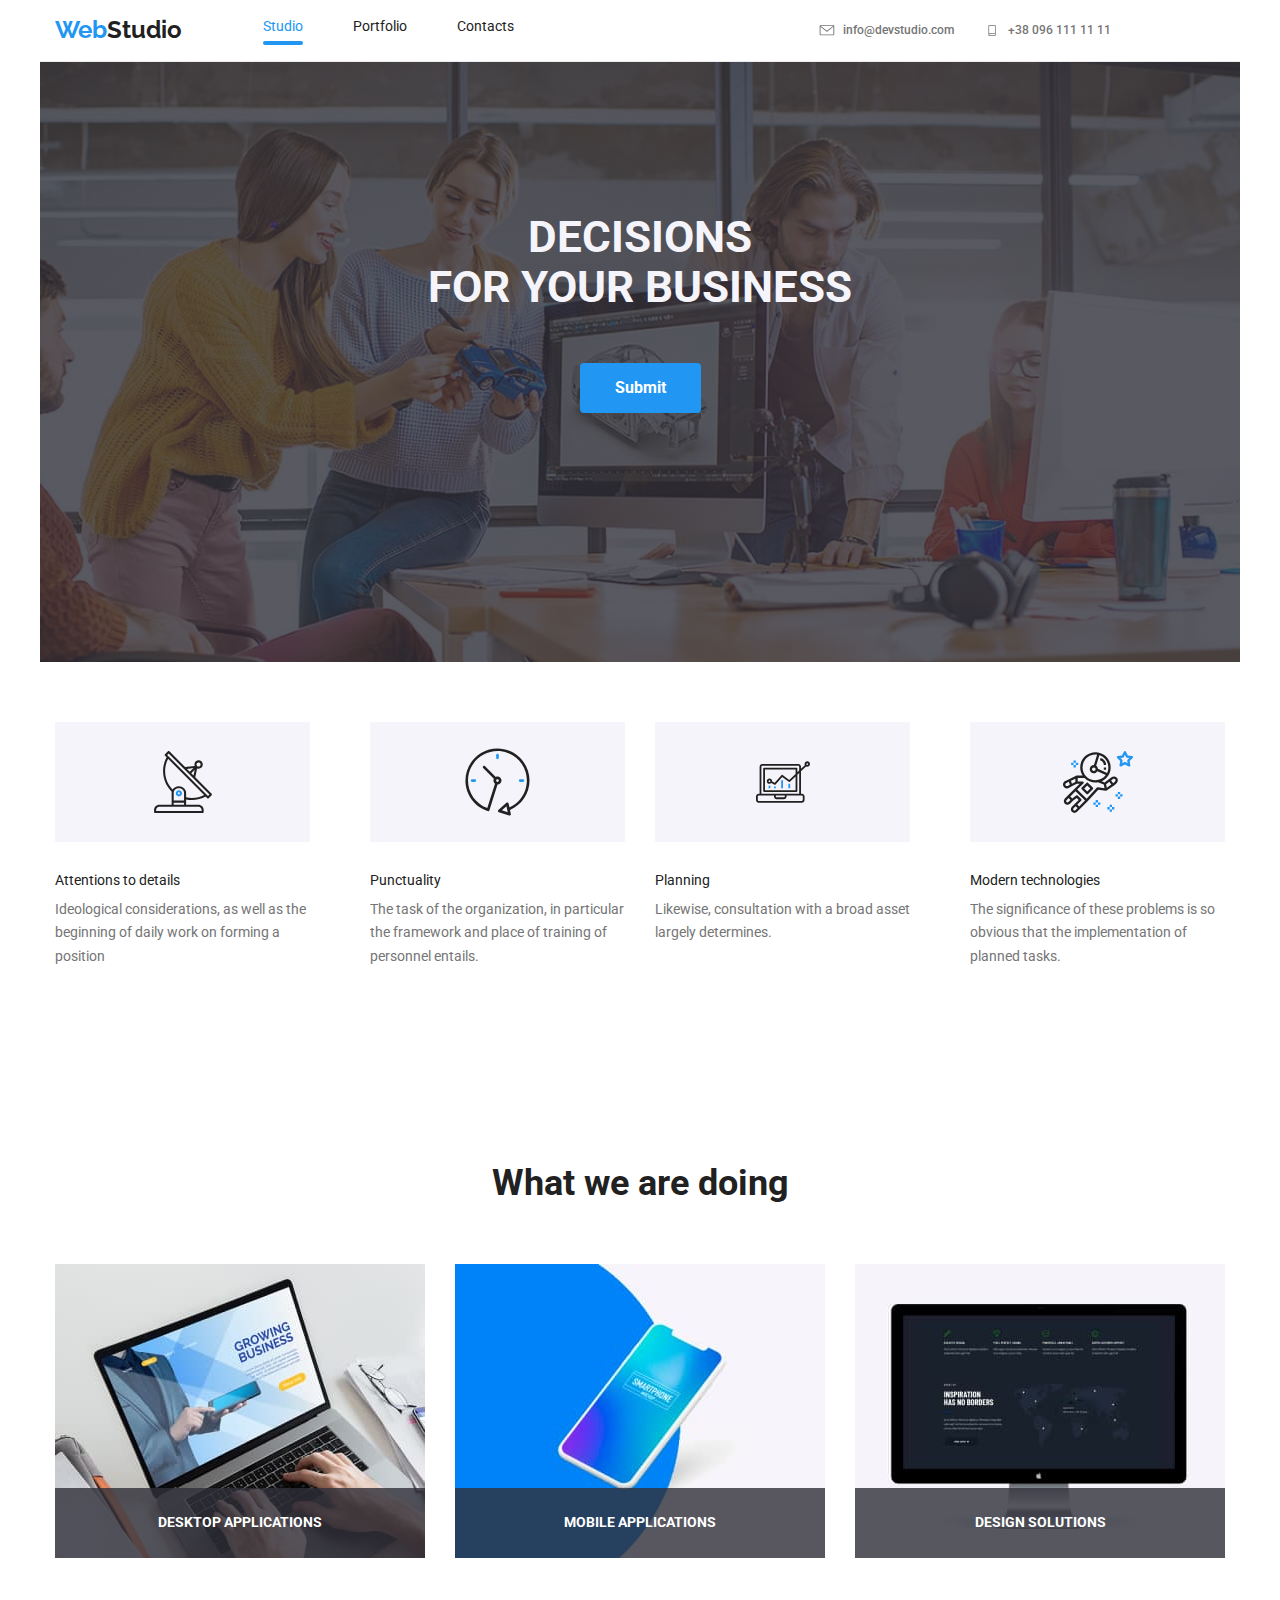
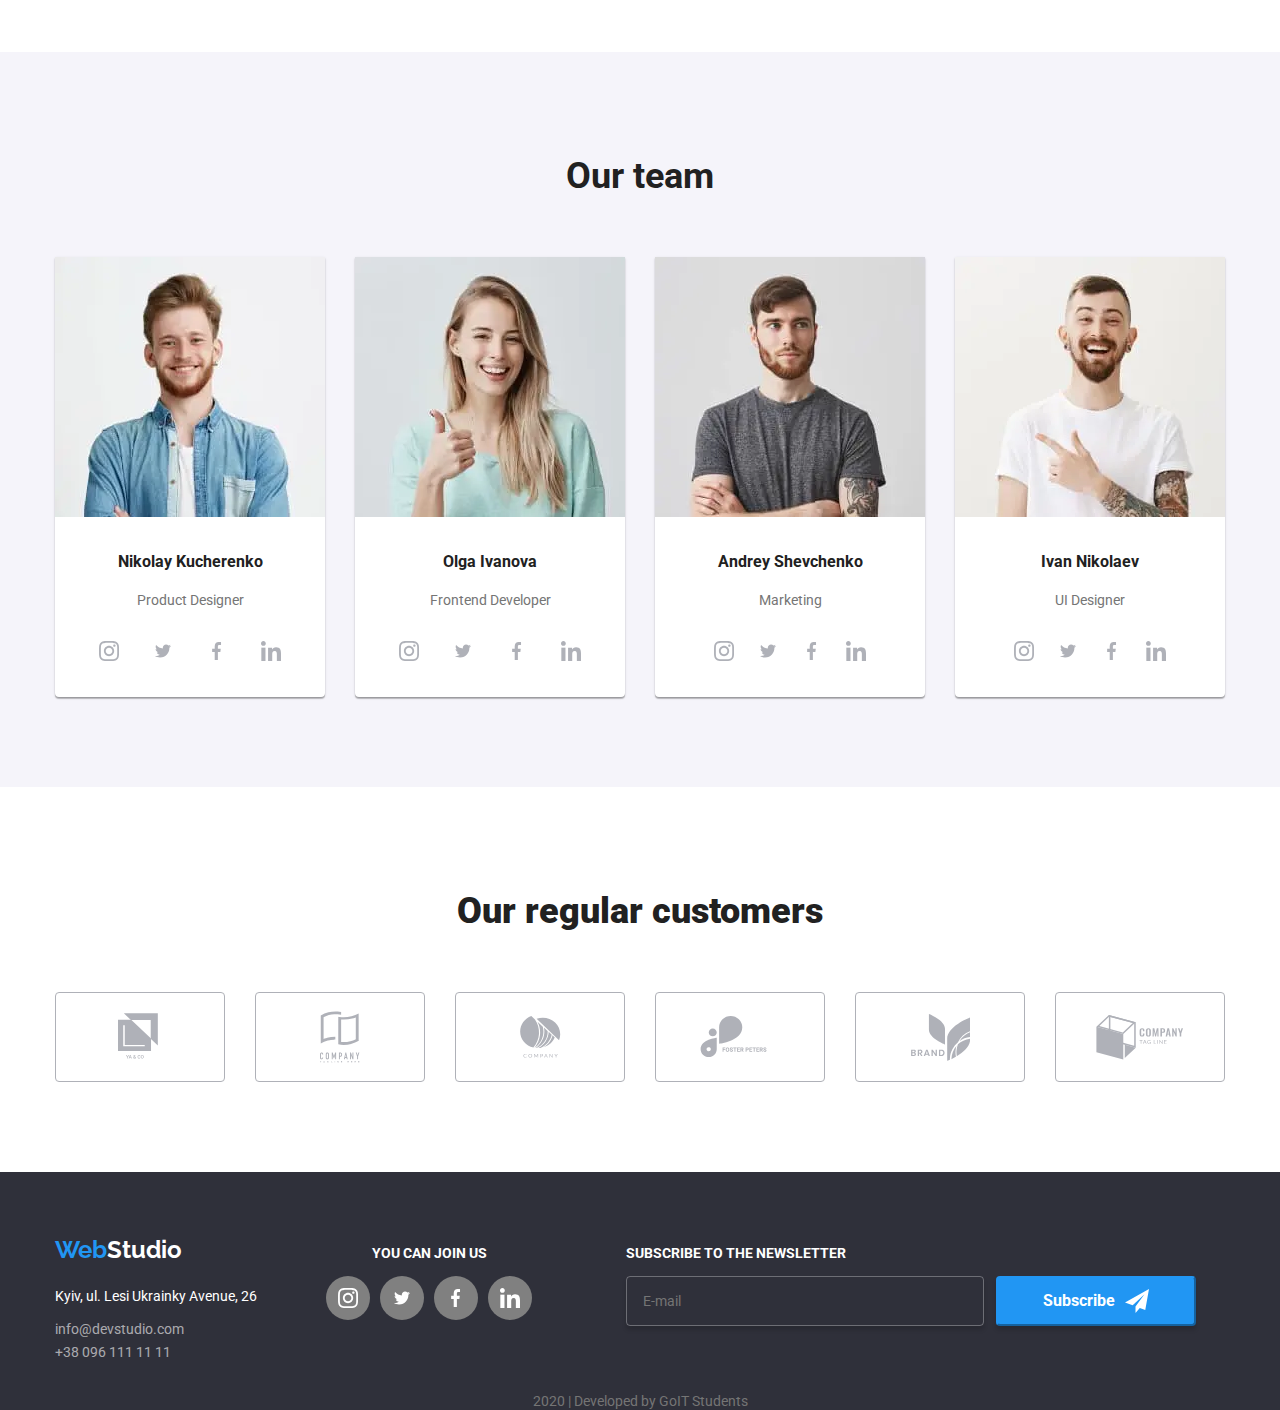
<file: index.html>
<!DOCTYPE html>
<html lang="ru">
<head>
<meta charset="UTF-8">
<meta name="viewport" content="width=device-width, initial-scale=1.0" />
<title>Web Studio</title>
<link rel="stylesheet" href="./css/main.min.css">
<link href="https://fonts.googleapis.com/css2?family=Raleway:wght@700&family=Roboto:wght@400;700&display=swap" rel="stylesheet"> 
</head>
<body>
   <header>
                  <div class="page-header">
                    <div class="container-header">
                        <a href="#" class="logo-navigac"><span>Web</span>Studio</a>
 <button type="button" class="menu-button " aria-expanded="false" aria-controls="menu-mobile" data-menu-button>
  <svg aria-label="switch mobile menu " width="19px" height="19px" aria-expanded="true" role="img">
        <use class="icon-cross" href="./images/symbol-defs.svg#cross"></use>
       <use class="icon-menu" href="./images/symbol-defs.svg#menu"></use>
     </svg>
 </button>
 <div class="menu-mobile " id="menu-mobile" data-menu> 
     <nav class="main-nav">
         <ul class="site-nav">
         <li class="item"><a href="#" class="navigac current">Studio</a></li>
         <li class="item"><a href="./portfolio.html" class="navigac">Portfolio</a></li>
         <li class="item"><a href="#" class="navigac">Contacts</a></li>
         </ul>
       
           <ul class="adres-nav">
           <li class="adres-item"><a href ="mailto:info@devstudio.com" class="contact">
               <svg width="16px" height="11px" class="icon-mail">
             <use href="./images/symbol-defs.svg#envelope"></use>
         </svg>
               info@devstudio.com</a></li>
           <li class="adres-item"><a href="tel:+380961111111" class="contact">
               <svg width="16px" height="11px" class="icon-mail">
             <use href="./images/symbol-defs.svg#smartphone"></use>
         </svg>+38 096 111 11 11</a></li>
           </ul>
        </nav>
 </div>
        </div>
                  </div>
        
  </header>


 <main>
    <section class="fon-baner">
        <h1 class="baner">Decisions<br>for your business</h1>
        <a href="#" class="btn-start" data-modal-open>Submit</a>
    </section>

    <!-- Modal window-->
<div class="backdrop is-hidden" data-modal>
    <div class="modal">
        <span class="close" data-modal-close>
            <svg class="close-icon">
            <use href="./images/symbol-defs.svg#lose"></use>
        </svg>
        </span>
        <b class="modal-title">Leave your details and we'll call you back</b>
        <form>
        <div class="section-form">
           
                <input type="text" name="name" id="name" class="input-form" placeholder=" " autocomplete="on">
                <label for="name" class="label-form">Name</label>
                <svg class="icon-modal">
                    <use href="./images/symbol-defs.svg#name"></use>
                </svg>
           
        </div>
               
         <div class="section-form">
           
                     <input type="tel" name="tel" id="tel" class="input-form" placeholder=" " autocomplete="on">
                     <label for="tel" class="label-form">Phone</label>
                     <svg width="13px" height="13px" class="icon-modal">
                         <use href="./images/symbol-defs.svg#tel"></use>
                     </svg>
                
            </div>
        
           <div class="section-form">
          
                <input type="email" name="mail" id="mail" class="input-form" placeholder=" " autocomplete="on"> 
                <label for="mail" class="label-form">e-mail</label>
                <svg class="icon-modal">
                    <use href="./images/symbol-defs.svg#mail"></use>
                </svg>
           
           </div>
        
          <div class="form-coment">
            
                <textarea name="coment" id="coment" class="coment" placeholder=" "></textarea>
                <label for="coment" class="label-coment">Comment</label>
          
          </div>
      
          <div class="agreement">
                <input type="checkbox" class="checkbox" name="checkbox" value="checkbox" id="checkbox"/>
                <label for="checkbox" class="check-label">
                    I agree with the mailing list and accept <a href="#">Terms of the agreement</a>
                </label>
         </div>
      
           <button type="submit" class="modal-button">Submit</button>
        </form>
    </div>

</div>
                     <!-- Our advantages -->
        <section> 
              <div class="container-advanges">
                    <h2 class="title-advantage">Our advantages</h2>

                <ul  class="advantages">
                   <li class="advantages-list">
                    <div class="fon-advantage">
                        <svg width="62px" height="70px">
                            <use href="./images/symbol-defs.svg#antenna"></use>
                        </svg>
                    </div>    
                   <p class="zaglawn title-advantages">Attentions to details</p>
                    <p class="text-pole">Ideological considerations,
                        as well as the beginning of daily work on forming a position
                    </p>
                   </li>
                   <li class="advantages-list">
                       <div class="fon-advantage">
                           <svg width="67px" height="70px">
                               <use href="./images/symbol-defs.svg#clock">
                               </use>
                           </svg>
                       </div>
                   <p class="zaglawn title-advantages">Punctuality</p>
                   <p class="text-pole">
                    The task of the organization, in particular the framework and place of training of personnel entails.
                    </p>
                   </li>
                   <li class="advantages-list">
                       <div class="fon-advantage">
                           <svg width="70px" height="54px">
                               <use href="./images/symbol-defs.svg#diagram"></use>
                           </svg>
                       </div>
                    <p class="zaglawn title-advantages">Planning</p>
                   <p class="text-pole">Likewise, consultation with a broad asset largely determines.
                   </p>
                   </li>
                   <li class="advantages-list">
                       <div class="fon-advantage">
                           <svg width="70px" height="70px">
                               <use href="./images/symbol-defs.svg#astronaut"></use>
                           </svg>

                       </div>
                   <p class="zaglawn title-advantages">Modern technologies</p>
                    <p class="text-pole">The significance of these problems is so obvious that the implementation of planned tasks.</p>
                    </li>
                </ul>
            </div>
           </section>
    
     <!--  What we do  -->          
    <div class="container">
        <section class="center-text transparent-works">
            <p class="title-section"><strong>What we are doing</strong></p>
            <ul class="works">
           <li class="works-list">
                <img srcset="./images/destop.jpg, ./images/destop@2x.jpg 2x"
                src="images/destop.jpg" alt="destop"/>
                <h2 class="works-title">Desktop applications</h2>
            </li>  
            <li class="works-list">            
                <img 
                srcset="./images/mobi.jpg, ./images/mobi@2x.jpg 2x" 
                src="images/mobi.jpg" alt="mobi"/>
                <h2 class="works-title">
                  Mobile applications</h2>
            </li>
            <li class="works-list">
                <img srcset="./images/dizain.jpg, ./images/dizain@2x.jpg 2x" 
                src="images/dizain.jpg" alt="dizain">
                <h2 class="works-title">Design solutions</h2>
            </li>
            </ul>
        </section>    
    </div>
   
             <!--Staff Team-->
        <section class="team">
                    <div class="container">
                        <p class="title-section"><strong>Our team</strong></p>
            <ul class="partner">
                <li class="partner-list">  
                    <div class="fon-partner">
                        <picture>
                            <source
                              srcset="./images/djon.webp"
                              media="(min-width: 768px)"
                              type="image/webp"
                            />
                            <source
                              srcset="./images/djon.jpg"
                              media="(min-width: 768px)"
                              type="image/jpg"
                            />
                      
                            <source
                              srcset="./images/djon@2x.webp"
                              media="(min-width: 480px)"
                              type="image/webp"
                            />
                            <source
                              srcset="./images/djon@2x.jpg"
                              media="(min-width: 480px)"
                              type="image/jpg"
                            />
                      
                            <source srcset="./images/djon.webp" type="image/webp" />
                            <source srcset="./images/djon.jpg" type="image/jpg" />
                      
                            <img src="./images/djon.jpg" alt="Nikolay Kucherenko" />
                          </picture>

                    <h3 class="title-partner">Nikolay Kucherenko</h3>
                    <p class="social-links">Product Designer</p>
                       <ul class="seti">
                           <li class="seti-partner"><a href="#" class="fon-s">
                            <svg width="20px" height="20px" class="icon-partner">
                                <use href="./images/symbol-defs.svg#instagram"></use>
                            </svg>
                           </a></li>
                           <li class="seti-partner"><a href="#" class="fon-s"><svg width="20px" height="16px" class="icon-partner">
                            <use href="./images/symbol-defs.svg#twitter"></use>
                        </svg></a></li>
                           <li class="seti-partner"><a href="#" class="fon-s">
                            <svg width="10px" height="20px" class="icon-partner">
                                <use href="./images/symbol-defs.svg#facebook"></use>
                            </svg>
                           </a></li>
                           <li class="seti-partner"><a href="#" class="fon-s">
                            <svg width="20px" height="20px" class="icon-partner">
                                <use href="./images/symbol-defs.svg#linkedin"></use>
                            </svg>
                           </a></li>
                       </ul>
                    </div>
                </li>


                <li class="partner-list">
                    <div class="fon-partner">
                        <picture>
                            <source
                              srcset="./images/marta.webp"
                              media="(min-width: 768px)"
                              type="image/webp"
                            />
                            <source
                              srcset="./images/marta.jpg"
                              media="(min-width: 768px)"
                              type="image/jpg"
                            />
                      
                            <source
                              srcset="./images/marta@2x.webp"
                              media="(min-width: 480px)"
                              type="image/webp"
                            />
                            <source
                              srcset="./images/marta@2x.jpg"
                              media="(min-width: 480px)"
                              type="image/jpg"
                            />
                      
                            <source srcset="./images/marta.webp" type="image/webp" />
                            <source srcset="./images/marta.jpg" type="image/jpg" />
                      
                            <img src="./images/marta.jpg" alt="Olga Ivanova" />
                          </picture>
                    <h3 class="title-partner">Olga Ivanova</h3>
                     <p class="social-links">Frontend Developer</p>
                     <ul class="seti">
                        <li class="seti-partner"><a href="#" class="fon-s">
                         <svg width="20px" height="20px" class="icon-partner">
                             <use href="./images/symbol-defs.svg#instagram"></use>
                         </svg>
                        </a></li>
                        <li class="seti-partner"><a href="#" class="fon-s"><svg width="20px" height="16px" class="icon-partner">
                         <use href="./images/symbol-defs.svg#twitter"></use>
                     </svg></a></li>
                        <li class="seti-partner"><a href="#" class="fon-s">
                         <svg width="10px" height="20px" class="icon-partner">
                             <use href="./images/symbol-defs.svg#facebook"></use>
                         </svg>
                        </a></li>
                        <li class="seti-partner"><a href="#" class="fon-s">
                         <svg width="20px" height="20px" class="icon-partner">
                             <use href="./images/symbol-defs.svg#linkedin"></use>
                         </svg>
                        </a></li>
                    </ul>
                    </div>
                </li>   
                <li class="partner-list">            
                <div class="fon-partner">
                    <picture>
                        <source
                          srcset="./images/robert.webp"
                          media="(min-width: 768px)"
                          type="image/webp"
                        />
                        <source
                          srcset="./images/robert.jpg"
                          media="(min-width: 768px)"
                          type="image/jpg"
                        />
                  
                        <source
                          srcset="./images/robert@2x.webp"
                          media="(min-width: 480px)"
                          type="image/webp"
                        />
                        <source
                          srcset="./images/robert@2x.jpg"
                          media="(min-width: 480px)"
                          type="image/jpg"
                        />
                  
                        <source srcset="./images/robert.webp" type="image/webp" />
                        <source srcset="./images/robert.jpg" type="image/jpg" />
                  
                        <img src="./images/robert.jpg" alt="Andrey Shevchenko" />
                      </picture>
                <h3 class="title-partner">Andrey Shevchenko</h3>
                <p class="social-links">Marketing</p>
                <ul class="seti">
                    <li class="partner-seti"><a href="#" class="fon-s">
                     <svg width="20px" height="20px" class="icon-partner">
                         <use href="./images/symbol-defs.svg#instagram"></use>
                     </svg>
                    </a></li>
                    <li class="partner-seti"><a href="#" class="fon-s"><svg width="20px" height="16px" class="icon-partner">
                     <use href="./images/symbol-defs.svg#twitter"></use>
                 </svg></a></li>
                    <li class="partner-seti"><a href="#" class="fon-s">
                     <svg width="10px" height="20px" class="icon-partner">
                         <use href="./images/symbol-defs.svg#facebook"></use>
                     </svg>
                    </a></li>
                    <li class="partner-seti"><a href="#" class="fon-s">
                     <svg width="20px" height="20px" class="icon-partner">
                         <use href="./images/symbol-defs.svg#linkedin"></use>
                     </svg>
                    </a></li>
                </ul>
                </div>
                </li>
                <li class="partner-list">
                <div class="fon-partner">
                    <picture>
                        <source
                          srcset="./images/martin.webp"
                          media="(min-width: 768px)"
                          type="image/webp"
                        />
                        <source
                          srcset="./images/martin.jpg"
                          media="(min-width: 768px)"
                          type="image/jpg"
                        />
                  
                        <source
                          srcset="./images/martin@2x.webp"
                          media="(min-width: 480px)"
                          type="image/webp"
                        />
                        <source
                          srcset="./images/martin@2x.jpg"
                          media="(min-width: 480px)"
                          type="image/jpg"
                        />
                  
                        <source srcset="./images/martin.webp" type="image/webp" />
                        <source srcset="./images/martin.jpg" type="image/jpg" />
                  
                        <img src="./images/martin.jpg" alt="Ivan Nikolaev" />
                      </picture>
                <h3 class="title-partner">Ivan Nikolaev</h3>
                <p class="social-links">UI Designer</p>
                <ul class="seti">
                    <li class="partner-seti">
                        <a href="#" class="fon-s">
                     <svg width="20px" height="20px">
                         <use href="./images/symbol-defs.svg#instagram"></use>
                     </svg>
                    </a></li>
                    <li class="partner-seti"><a href="#" class="fon-s"><svg width="20px" height="16px">
                     <use href="./images/symbol-defs.svg#twitter"></use>
                 </svg></a></li>
                    <li class="partner-seti"><a href="#" class="fon-s">
                     <svg width="10px" height="20px">
                         <use href="./images/symbol-defs.svg#facebook"></use>
                     </svg>
                    </a></li>
                    <li class="partnerseti"><a href="#" class="fon-s">
                     <svg width="20px" height="20px">
                         <use href="./images/symbol-defs.svg#linkedin"></use>
                     </svg>
                    </a></li>
                </ul>
                </div>
                </li>
            </ul>       
        </div>
        </section>
      
     <section class="center-text transparent-klientu">
        <div class="container">
       <h4 class="title-section"><strong>Our regular customers</strong></h4>
         <ul class="klientu">
            <li class="klientu-items"><a href="#" class="border-klientu"><svg width="44px" height="49px" class="color-klientu">
                <use href="./images/symbol-defs.svg#logo-1"></use>
            </svg>
            </a></li>
            <li class="klientu-items"><a href="#" class="border-klientu">
                <svg width="40px" height="52px" class="color-klientu">
                    <use href="./images/symbol-defs.svg#logo-2"></use>
                </svg>
            </a></li>
            <li class="klientu-items"><a href="#" class="border-klientu">
                <svg width="41px" height="42px" class="color-klientu">
                    <use href="./images/symbol-defs.svg#logo-3"></use>
                </svg>
            </a></li>
            <li class="klientu-items"><a href="#" class="border-klientu">
                <svg width="80px" height="42px" class="color-klientu">
                <use href="./images/symbol-defs.svg#logo-4"></use>
            </svg></a></li>
            <li class="klientu-items"><a href="#" class="border-klientu">
                <svg width="59px" height="47px" class="color-klientu">
                    <use href="./images/symbol-defs.svg#logo-5"></use>
                </svg>
            </a></li>
            <li class="klientu-items"><a href="#" class="border-klientu">
                <svg width="88px" height="45px" class="color-klientu">
                    <use href="./images/symbol-defs.svg#logo-6"></use>
                </svg>
            </a></li>
        </ul>
    </div>       
    </section>

 </main>

     <footer>
    <div class="container">
    <div class="container-foter">
          <div>
            <a href="#" class="logo-navigac"><span>Web</span>Studio</a>
     <address>
             <p class="podval">Kyiv, ul. Lesi Ukrainky Avenue, 26</p>
         <ul class="link-footer">
             <li><a href ="mailto:info@devstudio.com" class="adres-footer">info@devstudio.com</a>
             </li>    
             <li><a href="tel:+380961111111" class="adres-footer" >+38 096 111 11 11</a>
            </li>
         </ul>
     </address>
     </div>
         
     <div class="union">
         <p class="upper-case">You can join us</p>
         <ul class="seti-footer">
             <li class="soc-seti"><a href="#" aria-label="instagram" class="link-seti">
                 <svg width="20px" height="20px" class="footer-seti">
                     <use href="./images/symbol-defs.svg#instagram"></use>
                 </svg>
             </a></li>
             <li class="soc-seti"><a href="#" aria-label="Twitter" class="link-seti"><svg width="20px" height="16px" class="footer-seti">
                 <use href="./images/symbol-defs.svg#twitter"></use>
             </svg></a></li>
             <li class="soc-seti"><a href="#" aria-label="Facebook" class="link-seti">
                 <svg width="10px" height="20px" class="footer-seti">
                     <use href="./images/symbol-defs.svg#facebook"></use>
                 </svg>
             </a></li>
             <li class="soc-seti"><a href="#" aria-label="linkedin" class="link-seti">
                 <svg width="20px" height="20px" class="footer-seti">
                     <use href="./images/symbol-defs.svg#linkedin"></use>
                 </svg>
             </a></li>
           </ul>
           </div>
        
    <div class="subscription">
        <p class="upper-case">Subscribe to the newsletter</p>
        <div class="footer-form">
            <form>
                <input type="email" name="mail" autocomplete="on" placeholder="E-mail" class="imput-mail">
                </form>
                <button type="submit" class="button-form">Subscribe
                    <svg width="24px" height="24px" class="icon-form">
                        <use href="./images/symbol-defs.svg#icon-send"></use>
                    </svg>
                </button>
           </div>
    </div>
            
        
      </div>
    </div>
          
            <p class="copirayt">2020 | Developed by GoIT Students</p>
    </footer>
      <script src="./js/menu.js"></script>
 <script src="./js/modal.js"></script>
 </body>
</html>
</file>
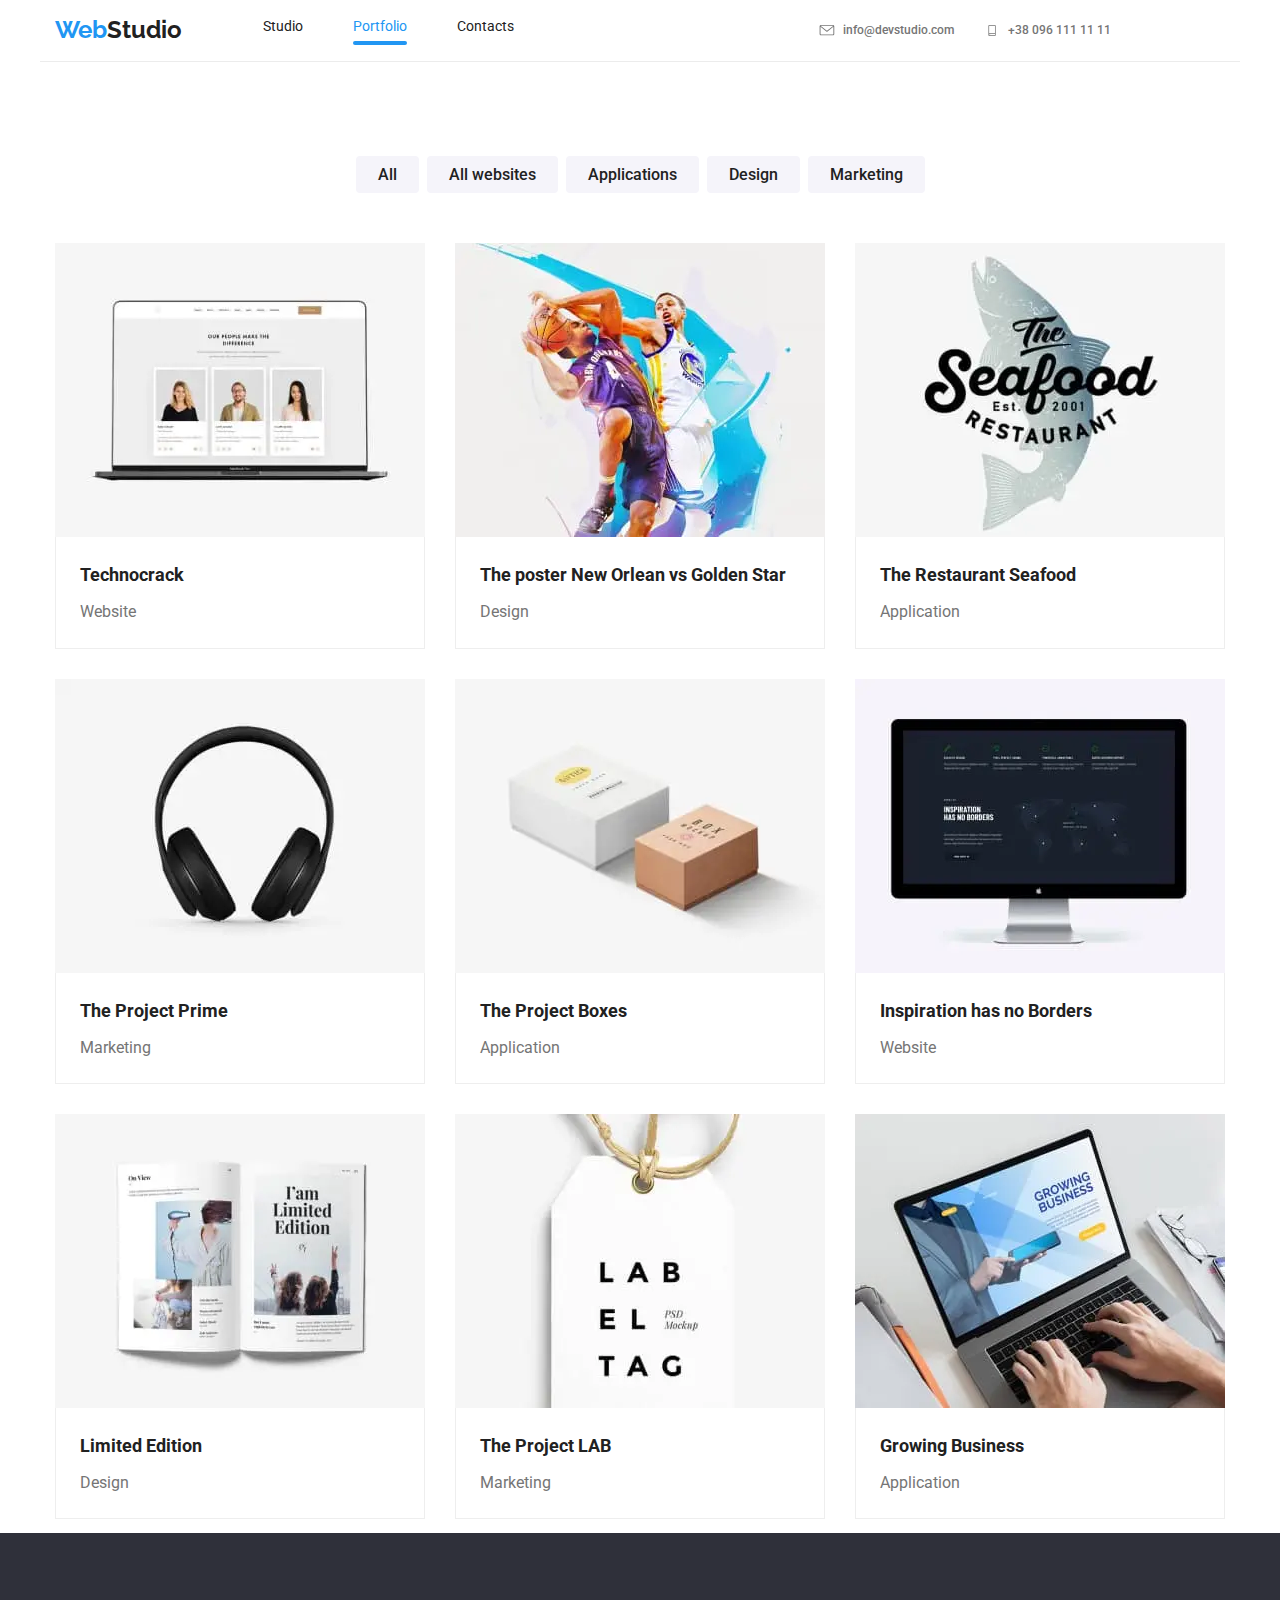
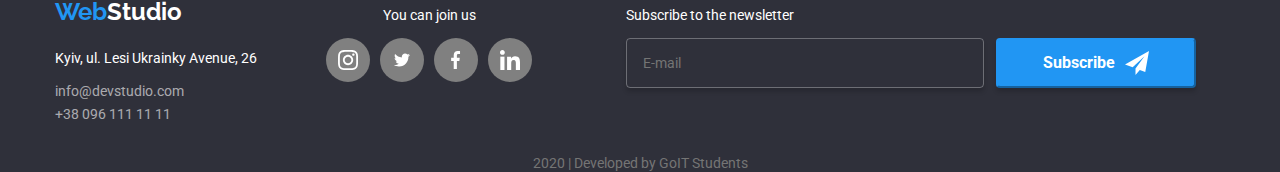
<file: portfolio.html>
<!DOCTYPE html>
<html lang="ru">
<head>
<meta charset="UTF-8">
<meta name="viewport" content="width=device-width, initial-scale=1.0" />
<title>Portfolio</title>
<link rel="stylesheet" href="./css/portfolio.min.css">
<link href="https://fonts.googleapis.com/css2?family=Raleway:wght@700&family=Roboto:wght@400;700&display=swap" rel="stylesheet"> 
</head>
<body>
   <header>
                  <div class="page-header">
                    <div class="container-header">
                        <a href="#" class="logo-navigac"><span>Web</span>Studio</a>
 <button type="button" class="menu-button" aria-expanded="false" aria-controls="menu-mobile" data-menu-button>
  <svg aria-label="mobile menu switch" width="19px" height="19px" aria-expanded="true" role="img" >
        <use class="icon-cross" href="./images/symbol-defs.svg#cross"></use>
       <use class="icon-menu" href="./images/symbol-defs.svg#menu"></use>
     </svg>
 </button>
 <div class="menu-mobile " id="menu-mobile" data-menu> 
     <nav class="main-nav">
         <ul class="site-nav">
         <li class="item"><a href="index.html" class="navigac">Studio</a></li>
         <li class="item"><a href="#" class="navigac current">Portfolio</a></li>
         <li class="item"><a href="#" class="navigac">Contacts</a></li>
         </ul> 
       
           <ul class="adres-nav">
           <li class="adres-item"><a href ="mailto:info@devstudio.com" class="contact">
               <svg width="16px" height="11px" class="icon-mail">
             <use href="./images/symbol-defs.svg#envelope"></use>
         </svg>
               info@devstudio.com</a></li>
           <li class="adres-item"><a href="tel:+380961111111" class="contact">
               <svg width="16px" height="11px" class="icon-mail">
             <use href="./images/symbol-defs.svg#smartphone"></use>
         </svg>+38 096 111 11 11</a></li>
           </ul>
        </nav>
 </div>
        </div>
                  </div>
        
  </header>


 <main>
  <div class="container">
                        <section>
                            <h1 class="title-galeri">Ours projects</h1>
                            <ul class="vse-knopki">
                                <li class="list-vse"><a href="#" class="button">All</a></li>
                                <li class="list-vse"><a href="#" class="button">All websites</a></li>
                                <li class="list-vse"><a href="#" class="button">Applications</a></li>
                                 <li class="list-vse"><a href="#" class="button">Design</a></li>
                                 <li class="list-vse"><a href="#" class="button">Marketing</a></li>
                            </ul>
                       </section>
  </div>

  <div class="container">
    <section class="container-galeri">  
        <ul class="galeri">
           <li class="galeri-list">
           <a href="#" class="galeri-link">
           <div class="image-container">
             <picture>
               <source srcset="./images/text.webp"
               media="(min-width: 768px)"
               type="image/webp"/>
               <source srcset="./images/text.jpg"
               media="(min-width: 768px)"
               type="image/jpg"/>
               <source srcset="./images/text@2x.webp"
               media="(min-width: 480px)"
               type="image/webp"/>
               <source srcset="./images/text@2x.jpg"
               media="(min-width: 480px)"
               type="image/jpg"/>
               <source srcset="./images/text.webp" type="image/webp"/>
               <source srcset="./images/text.jpg" type="image/jpg"/>
               <img src="images/" alt="komp"/>
             </picture>
              <p class="text-box">Technocrack is a modern platform for the spread of coronavirus. Companies use this platform for digital espionage and attacks on competitors' protected servers.</p>
           </div>
                <div class="cart-content">
                <p class="title-box"><strong>Technocrack</strong></p>
                <h2 class="subtitle">Website</h2>
               </div>
           </a>
           </li>
      
     <li class="galeri-list">
      <a href="#" class="galeri-link">
        <div class="image-container">
          <picture>
            <source
              srcset="./images/poster.webp"
              media="(min-width: 768px)"
              type="image/webp"
            />
            <source
              srcset="./images/poster.jpg"
              media="(min-width: 768px)"
              type="image/jpg"
            />
      
            <source
              srcset="./images/poster@2x.webp"
              media="(min-width: 480px)"
              type="image/webp"
            />
            <source
              srcset="./images/poster@2x.jpg"
              media="(min-width: 480px)"
              type="image/jpg"
            />
      
            <source srcset="./images/poster.webp" type="image/webp" />
            <source srcset="./images/poster.jpg" type="image/jpg" />
      
            <img src="./images/poster.jpg" alt="poster" />
          </picture>
          <p class="text-box">Technocrack is a modern platform for the spread of coronavirus. Companies use this platform for digital espionage and attacks on competitors' protected servers.</p>
        </div>
        <div class="cart-content">
         <p class="title-box"><strong>
         The poster New Orlean vs Golden Star</strong></p>
         <h2 class="subtitle">Design</h2>
        </div>
         
      </a>
    </li>

     <li class="galeri-list">
       <a href="#" class="galeri-link">
        <div class="image-container">
          <picture>
            <source
              srcset="./images/restoran.webp"
              media="(min-width: 768px)"
              type="image/webp"
            />
            <source
              srcset="./images/restoran.jpg"
              media="(min-width: 768px)"
              type="image/jpg"
            />
      
            <source
              srcset="./images/restoran@2x.webp"
              media="(min-width: 480px)"
              type="image/webp"
            />
            <source
              srcset="./images/restoran@2x.jpg"
              media="(min-width: 480px)"
              type="image/jpg"
            />
      
            <source srcset="./images/restoran.webp" type="image/webp" />
            <source srcset="./images/restoran.jpg" type="image/jpg" />
      
            <img src="./images/poster.jpg" alt="restoran" />
          </picture>
          <p class="text-box">Technocrack is a modern platform for the spread of coronavirus. Companies use this platform for digital espionage and attacks on competitors' protected servers.</p>
        </div>
       <div class="cart-content">
         <p class="title-box"><strong>The Restaurant Seafood</strong></p>
       <h3 class="subtitle">Application</h3>
       </div> 
       </a>
    </li>
     
    <li class="galeri-list">
     <a  href="#" class="galeri-link">
       <div class="image-container">
        <picture>
          <source
            srcset="./images/garnitura.webp"
            media="(min-width: 768px)"
            type="image/webp"
          />
          <source
            srcset="./images/garnitura.jpg"
            media="(min-width: 768px)"
            type="image/jpg"
          />
    
          <source
            srcset="./images/garnitura@2x.webp"
            media="(min-width: 480px)"
            type="image/webp"
          />
          <source
            srcset="./images/garnitura@2x.jpg"
            media="(min-width: 480px)"
            type="image/jpg"
          />
    
          <source srcset="./images/garnitura.webp" type="image/webp" />
          <source srcset="./images/garnitura.jpg" type="image/jpg" />
    
          <img src="./images/garnitura.jpg" alt="garnitura" />
        </picture>
         <p class="text-box">Technocrack is a modern platform for the spread of coronavirus. Companies use this platform for digital espionage and attacks on competitors' protected servers.</p>
       </div>
          <div class="cart-content">
            <p class="title-box"><strong>The Project Prime</strong></p>
          <h3 class="subtitle">Marketing</h3>
          </div>
     </a>
     
    </li>
      <li class="galeri-list">
        <a href="#" class="galeri-link">
          <div class="image-container">
            <picture>
              <source
                srcset="./images/korob.webp"
                media="(min-width: 768px)"
                type="image/webp"
              />
              <source
                srcset="./images/korob.jpg"
                media="(min-width: 768px)"
                type="image/jpg"
              />
        
              <source
                srcset="./images/korob@2x.webp"
                media="(min-width: 480px)"
                type="image/webp"
              />
              <source
                srcset="./images/korob@2x.jpg"
                media="(min-width: 480px)"
                type="image/jpg"
              />
        
              <source srcset="./images/korob.webp" type="image/webp" />
              <source srcset="./images/korob.jpg" type="image/jpg" />
        
              <img src="./images/korob.jpg" alt="korob" />
            </picture>
            <p class="text-box">Technocrack is a modern platform for the spread of coronavirus. Companies use this platform for digital espionage and attacks on competitors' protected servers.</p>
          </div>
        <div class="cart-content">
         <p class="title-box"><strong>The Project Boxes</strong></p>
         <p class="subtitle">
          Application</p>
        </div>
        </a>
      </li>
      <li class="galeri-list">
        <a href="" class="galeri-link">
         <div class="image-container">
          <picture>
            <source
              srcset="./images/dizain.webp"
              media="(min-width: 768px)"
              type="image/webp"
            />
            <source
              srcset="./images/dizain.jpg"
              media="(min-width: 768px)"
              type="image/jpg"
            />
      
            <source
              srcset="./images/dizain@2x.webp"
              media="(min-width: 480px)"
              type="image/webp"
            />
            <source
              srcset="./images/dizain@2x.jpg"
              media="(min-width: 480px)"
              type="image/jpg"
            />
      
            <source srcset="./images/dizain.webp" type="image/webp" />
            <source srcset="./images/dizain.jpg" type="image/jpg" />
      
            <img src="./images/dizain.jpg" alt="dizain" />
          </picture>
           <p class="text-box">Technocrack is a modern platform for the spread of coronavirus. Companies use this platform for digital espionage and attacks on competitors' protected servers.</p>
         </div>
         <div class="cart-content">
           <p class="title-box"><strong>Inspiration has no Borders</strong></p>
         <p class="subtitle">Website</p>
           </div>
           </a>
      </li>
   
      <li class="galeri-list">
         <a href="#" class="galeri-link">
          <div class="image-container">
            <picture>
              <source
                srcset="./images/book.webp"
                media="(min-width: 768px)"
                type="image/webp"
              />
              <source
                srcset="./images/book.jpg"
                media="(min-width: 768px)"
                type="image/jpg"
              />
        
              <source
                srcset="./images/book@2x.webp"
                media="(min-width: 480px)"
                type="image/webp"
              />
              <source
                srcset="./images/book@2x.jpg"
                media="(min-width: 480px)"
                type="image/jpg"
              />
        
              <source srcset="./images/book.webp" type="image/webp" />
              <source srcset="./images/book.jpg" type="image/jpg" />
        
              <img src="./images/book.jpg" alt="book" />
            </picture>
            <p class="text-box">Technocrack is a modern platform for the spread of coronavirus. Companies use this platform for digital espionage and attacks on competitors' protected servers.</p>
          </div>
          <div class="cart-content">
           <p class="title-box"><strong> Limited Edition</strong></p>
           <p class="subtitle">
            Design</p>
          </div>
         </a>
      </li>

      <li class="galeri-list">
          <a href="#" class="galeri-link">
           <div class="image-container">
            <picture>
              <source
                srcset="./images/lab.webp"
                media="(min-width: 768px)"
                type="image/webp"
              />
              <source
                srcset="./images/lab.jpg"
                media="(min-width: 768px)"
                type="image/jpg"
              />
        
              <source
                srcset="./images/lab@2x.webp"
                media="(min-width: 480px)"
                type="image/webp"
              />
              <source
                srcset="./images/lab@2x.jpg"
                media="(min-width: 480px)"
                type="image/jpg"
              />
        
              <source srcset="./images/lab.webp" type="image/webp" />
              <source srcset="./images/lab.jpg" type="image/jpg" />
        
              <img src="./images/lab.jpg" alt="lab" />
            </picture>
              <p class="text-box">Technocrack is a modern platform for the spread of coronavirus. Companies use this platform for digital espionage and attacks on competitors' protected servers.</p>
           </div>
          <div class="cart-content">
           <p class="title-box"><strong>The Project LAB</strong></p>
           <p class="subtitle">
            Marketing</p>
          </div>
          </a>
      </li>

      <li class="galeri-list">
          <a href="#" class="galeri-link">
            <div class="image-container">
              <picture>
                <source
                  srcset="./images/destop.webp"
                  media="(min-width: 768px)"
                  type="image/webp"
                />
                <source
                  srcset="./images/destop.jpg"
                  media="(min-width: 768px)"
                  type="image/jpg"
                />
          
                <source
                  srcset="./images/destop@2x.webp"
                  media="(min-width: 480px)"
                  type="image/webp"
                />
                <source
                  srcset="./images/destop@2x.jpg"
                  media="(min-width: 480px)"
                  type="image/jpg"
                />
          
                <source srcset="./images/destop.webp" type="image/webp" />
                <source srcset="./images/destop.jpg" type="image/jpg" />
          
                <img src="./images/destop.jpg" alt="destop" />
              </picture>
               <p class="text-box">Technocrack is a modern platform for the spread of coronavirus. Companies use this platform for digital espionage and attacks on competitors' protected servers.</p>
            </div>
          <div class="cart-content">
           <p class="title-box"><strong>Growing Business</strong></p>
           <p class="subtitle">Application</p>
          </div>
          </a>
      </li>
    </ul>
</section> 
</div>

 </main>

     <footer>

    <div class="container">

    <div class="container-foter">
          <div>
            <a href="#" class="logo-navigac"><span>Web</span>Studio</a>
     <address>
             <p class="podval">Kyiv, ul. Lesi Ukrainky Avenue, 26</p>
         <ul class="link-footer">
             <li><a href ="mailto:info@devstudio.com" class="adres-footer">info@devstudio.com</a>
             </li>    
             <li><a href="tel:+380961111111" class="adres-footer" >+38 096 111 11 11</a>
            </li>
         </ul>
     </address>
     </div>
         
     <div class="union">
         <p class="upper-case">You can join us</p>
         <ul class="seti-footer">
             <li class="soc-seti"><a href="#" aria-label="instagram" class="link-seti">
                 <svg width="20px" height="20px" class="footer-seti">
                     <use href="./images/symbol-defs.svg#instagram"></use>
                 </svg>
             </a></li>
             <li class="soc-seti"><a href="#" aria-label="Twitter" class="link-seti"><svg width="20px" height="16px" class="footer-seti">
                 <use href="./images/symbol-defs.svg#twitter"></use>
             </svg></a></li>
             <li class="soc-seti"><a href="#" aria-label="Facebook" class="link-seti">
                 <svg width="10px" height="20px" class="footer-seti">
                     <use href="./images/symbol-defs.svg#facebook"></use>
                 </svg>
             </a></li>
             <li class="soc-seti"><a href="#" aria-label="linkedin" class="link-seti">
                 <svg width="20px" height="20px" class="footer-seti">
                     <use href="./images/symbol-defs.svg#linkedin"></use>
                 </svg>
             </a></li>
           </ul>
           </div>
        
    <div class="subscription">
        <p class="upper-case">Subscribe to the newsletter</p>
        <div class="footer-form">
            <form>
                <input type="email" name="mail" autocomplete="on" placeholder="E-mail" class="imput-mail">
                </form>
                <button type="submit" class="button-form">Subscribe
                    <svg width="24px" height="24px" class="icon-form">
                        <use href="./images/symbol-defs.svg#icon-send"></use>
                    </svg>
                </button>
           </div>
    </div>
            
        
      </div>
    </div>
          
            <p class="copirayt">2020 | Developed by GoIT Students</p>
    </footer>

    <!-- Script for checking in console-->
    <script>
        (() => {
          document
            .querySelector('.js-speaker-form')
            .addEventListener('submit', e => {
              e.preventDefault();
  
              new FormData(e.currentTarget).forEach((value, name) =>
                console.log(`${name}: ${value}`),
              );
  
              e.currentTarget.reset();
            });
        })();
      </script>
      <script src="./js/menu.js"></script>
 <script src="./js/modal.js"></script>
 </body>
</html>
</file>
<file: css/main.min.css>
/*! normalize.css v8.0.1 | MIT License | github.com/necolas/normalize.css */html{line-height:1.15;-webkit-text-size-adjust:100%}body{margin:0}main{display:block}h1{font-size:2em;margin:.67em 0}hr{-webkit-box-sizing:content-box;box-sizing:content-box;height:0;overflow:visible}pre{font-family:monospace,monospace;font-size:1em}a{background-color:rgba(0,0,0,0);text-decoration:none;color:#212121}abbr[title]{border-bottom:none;text-decoration:underline;-webkit-text-decoration:underline dotted;text-decoration:underline dotted}b,strong{font-weight:bolder}code,kbd,samp{font-family:monospace,monospace;font-size:1em}small{font-size:80%}sub,sup{font-size:75%;line-height:0;position:relative;vertical-align:baseline}sub{bottom:-0.25em}sup{top:-0.5em}img{border-style:none}button,input,optgroup,select,textarea{font-family:inherit;font-size:100%;line-height:1.15;margin:0}button,input{overflow:visible}button,select{text-transform:none}button,[type=button],[type=reset],[type=submit]{-webkit-appearance:button}button::-moz-focus-inner,[type=button]::-moz-focus-inner,[type=reset]::-moz-focus-inner,[type=submit]::-moz-focus-inner{border-style:none;padding:0}button:-moz-focusring,[type=button]:-moz-focusring,[type=reset]:-moz-focusring,[type=submit]:-moz-focusring{outline:1px dotted ButtonText}fieldset{padding:.35em .75em .625em}legend{-webkit-box-sizing:border-box;box-sizing:border-box;color:inherit;display:table;max-width:100%;padding:0;white-space:normal}progress{vertical-align:baseline}textarea{overflow:auto}[type=checkbox],[type=radio]{-webkit-box-sizing:border-box;box-sizing:border-box;padding:0}[type=number]::-webkit-inner-spin-button,[type=number]::-webkit-outer-spin-button{height:auto}[type=search]{-webkit-appearance:textfield;outline-offset:-2px}[type=search]::-webkit-search-decoration{-webkit-appearance:none}::-webkit-file-upload-button{-webkit-appearance:button;font:inherit}details{display:block}summary{display:list-item}template{display:none}[hidden]{display:none}html{-webkit-box-sizing:border-box;box-sizing:border-box}*,*::before,*::after{-webkit-box-sizing:inherit;box-sizing:inherit}body{color:#212121;font-family:Roboto,sans-serif;font-size:14px;background-color:#fff}li{list-style:none;margin-left:0}img{display:block;width:100%}.title-advantage{margin:0;height:0;color:rgba(0,0,0,0)}.container{margin-left:auto;margin-right:auto;padding-left:15px;padding-right:15px}@media screen and (min-width: 480px){.container{width:480px}}@media screen and (min-width: 768px){.container{width:768px}}@media screen and (min-width: 1200px){.container{width:1200px}}.site-nav{margin-top:0;margin-bottom:0}.seti-footer,.adres-nav,.site-nav{padding-left:0}.center-text{text-align:center}.title-section{margin-top:94px;margin-bottom:50px;font-size:36px;display:inline-block;line-height:1.7}@media screen and (max-width: 767px){.page-header{position:relative}}.container-header{border-bottom:1px solid #ececec;display:-webkit-box;display:-ms-flexbox;display:flex;-webkit-box-align:center;-ms-flex-align:center;align-items:center;padding-left:15px;padding-right:15px;max-height:80px;margin-left:auto;margin-right:auto}@media screen and (min-width: 480px){.container-header{width:480px;-webkit-box-pack:justify;-ms-flex-pack:justify;justify-content:space-between}}@media screen and (min-width: 768px){.container-header{width:768px;-webkit-box-pack:start;-ms-flex-pack:start;justify-content:flex-start;-webkit-box-align:center;-ms-flex-align:center;align-items:center}}@media screen and (min-width: 1200px){.container-header{width:1200px}}.menu-button{display:inline-block;padding:0;border:none;background-color:rgba(0,0,0,0);margin-left:auto}@media screen and (min-width: 768px){.menu-button{display:none}}.menu-button .icon-cross{display:none}.menu-button.is-open .icon-cross{display:block}.menu-button.is-open .icon-menu{display:none}.icon-cross:hover,.icon-cross:focus,.icon-menu:hover,.icon-menu:focus{fill:#2196f3}.icon-mail{margin-right:8px}.menu-mobile{background-color:#fff}@media screen and (max-width: 767px){.menu-mobile{display:none;position:absolute;top:100%;left:0;width:100%}}.menu-mobile.is-open{display:block}.navigac{position:relative;display:inline-block;padding-bottom:8px;line-height:1.5;-webkit-transition:color 250ms cubic-bezier(0.4, 0, 0.2, 1);transition:color 250ms cubic-bezier(0.4, 0, 0.2, 1)}.navigac:hover,.navigac:focus{color:#2196f3;fill:#2196f3}.site-nav .current{color:#2196f3}.site-nav .current:after{content:"";position:absolute;line-height:80px;bottom:0;left:0;width:100%;height:4px;background-color:#2196f3;border-radius:2px}.contact{color:#757575;fill:#757575;display:-webkit-box;display:-ms-flexbox;display:flex;-webkit-box-align:center;-ms-flex-align:center;align-items:center;-webkit-transition:fill 250ms cubic-bezier(0.4, 0, 0.2, 1),color 250ms cubic-bezier(0.4, 0, 0.2, 1);transition:fill 250ms cubic-bezier(0.4, 0, 0.2, 1),color 250ms cubic-bezier(0.4, 0, 0.2, 1)}.contact:hover,.contact:focus{color:#2196f3;fill:#2196f3}@media screen and (min-width: 768px){.site-nav{display:-webkit-box;display:-ms-flexbox;display:flex;margin-left:81px}}.site-nav .item{font-family:Roboto,sans-serif;font-weight:500px;line-height:1.14}@media screen and (max-width: 767px){.site-nav:not(:last-child){margin-bottom:60px}}@media screen and (max-width: 767px){.item+.item{margin-top:40px}}@media screen and (min-width: 768px){.item+.item{margin-left:50px}}@media screen and (min-width: 768px){.adres-nav{margin-left:84px}}@media screen and (min-width: 1200px){.adres-nav{display:-webkit-box;display:-ms-flexbox;display:flex}}@media screen and (min-width: 1200px){.adres-nav{margin-left:305px}}.adres-item{font-family:Roboto,sans-serif;font-weight:500;line-height:1.14}@media screen and (max-width: 768px){.adres-item{font-size:18px;line-height:1.17}.adres-item+.adres-item{margin-top:40px}}@media screen and (min-width: 768px){.adres-item{font-size:12px;line-height:1.17}}@media screen and (max-width: 1200px){.adres-item:not(:last-child){margin-bottom:10px}}@media screen and (min-width: 1200px){.adres-item+.adres-item{margin-left:30px}}@media screen and (max-width: 767px){.main-nav{padding-top:60px;padding-bottom:60px}}@media screen and (min-width: 768px){.main-nav{display:-webkit-box;display:-ms-flexbox;display:flex;-webkit-box-align:center;-ms-flex-align:center;align-items:center}}.logo-navigac{font-family:Raleway,cursive;font-size:24px;font-weight:bold;line-height:1.19;padding-top:16px;padding-bottom:16px}span{color:#2196f3}.fon-baner{margin-left:auto;margin-right:auto;text-align:center;max-width:1600px;background-image:-webkit-gradient(linear, left top, right top, from(rgba(47, 48, 58, 0.8)), to(rgba(47, 48, 58, 0.8))),url(../images/Header.jpg);background-image:linear-gradient(to right, rgba(47, 48, 58, 0.8), rgba(47, 48, 58, 0.8)),url(../images/Header.jpg);background-size:cover;background-repeat:no-repeat;background-position:center;background-color:gray}@media screen and (min-width: 480px){.fon-baner{width:480px;height:300px}}@media screen and (min-width: 768px){.fon-baner{width:768px;height:450px}}@media screen and (min-width: 1200px){.fon-baner{width:1200px;height:600px}}.baner{margin-top:0;margin-bottom:0;color:#f5f4fa;text-transform:uppercase;font-size:12px;padding-top:50px}@media screen and (min-width: 480px){.baner{width:480px;padding-top:120px;font-size:16px}}@media screen and (min-width: 768px){.baner{width:768px;padding-top:150px;font-size:22px}}@media screen and (min-width: 1200px){.baner{width:1200px;font-size:44px}}.btn-start{display:inline-block;background-color:#2196f3;border-radius:4px;color:#fff;padding:4px 15px;font-size:12px;font-weight:400;line-height:1.9;margin-top:20px;margin-bottom:20px}@media screen and (min-width: 768px){.btn-start{margin-top:50px;padding:10px 35px;font-size:16px;font-weight:700}}.container-advanges{padding-left:15px;padding-right:15px;margin-left:auto;margin-right:auto}@media screen and (min-width: 480px){.container-advanges{width:480px}}@media screen and (min-width: 768px){.container-advanges{width:768px}}@media screen and (min-width: 1200px){.container-advanges{width:1200px}}.advantages{padding-left:0;margin-top:60px;margin-bottom:60px;-webkit-box-pack:center;-ms-flex-pack:center;justify-content:center}@media screen and (max-width: 768px){.advantages{text-align:center}}@media screen and (min-width: 768px){.advantages{display:-webkit-box;display:-ms-flexbox;display:flex}}@media screen and (min-width: 768px)and (max-width: 1199px){.advantages{-ms-flex-wrap:wrap;flex-wrap:wrap}}.advantages-list{width:100%}@media screen and (min-width: 480px){.advantages-list:not(:last-child){margin-bottom:30px}}@media screen and (min-width: 768px){.advantages-list{width:calc((100% - 30px)/2)}.advantages-list:not(:nth-child(2n)){margin-right:30px}.advantages-list:nth-last-child(-n+2){margin-bottom:0}}@media screen and (min-width: 768px)and (min-width: 1200px){.advantages-list{width:calc((100% - 90px)/4)}.advantages-list+.advantages-list{margin-left:30px}}.fon-advantage{display:-webkit-box;display:-ms-flexbox;display:flex;-webkit-box-align:center;-ms-flex-align:center;align-items:center;-webkit-box-pack:center;-ms-flex-pack:center;justify-content:center;height:120px;background-color:#f5f4fa;width:100%}.title-advantages{margin-top:30px;margin-bottom:0}.upper-case{font-weight:700;text-transform:uppercase;line-height:1.14}.text-pole{line-height:1.7;color:#757575;margin-top:10px;margin-bottom:0}@media screen and (max-width: 1199px){.transparent-works{display:none}}.works{display:-webkit-box;display:-ms-flexbox;display:flex;-webkit-box-align:center;-ms-flex-align:center;align-items:center;-webkit-box-pack:center;-ms-flex-pack:center;justify-content:center;padding-left:0;margin-top:0;margin-bottom:94px}.works-list{width:370px;position:relative}.works-list+.works-list{margin-left:30px}.works-title{position:absolute;bottom:0;color:#fff;background-color:rgba(47,48,58,.8);padding-top:27px;padding-bottom:27px;width:100%;margin:0;text-transform:uppercase;font-weight:700;line-height:1.14;font-size:14px}.team{background-color:#f5f4fa;text-align:center}.partner{display:-webkit-box;display:-ms-flexbox;display:flex;padding-bottom:60px;margin-top:0;margin-bottom:0;padding-left:0}@media screen and (max-width: 767px){.partner{-webkit-box-orient:vertical;-webkit-box-direction:normal;-ms-flex-direction:column;flex-direction:column}}@media screen and (max-width: 1199px){.partner{-ms-flex-wrap:wrap;flex-wrap:wrap}}.partner-list{width:100%}.partner-list:not(:last-child){margin-bottom:30px}@media screen and (min-width: 768px){.partner-list{width:calc((100% - 30px)/2)}}@media screen and (max-width: 1199px){.partner-list:not(:nth-child(2n)){margin-right:30px}}@media screen and (min-width: 1200px){.partner-list{width:calc((100% - 90px)/4)}.partner-list+.partner-list{margin-left:30px}}.fon-partner{background-color:#fff;-webkit-box-shadow:0 2px 1px rgba(0,0,0,.2),0 1px 1px rgba(0,0,0,.14),0 1px 3px rgba(0,0,0,.12);box-shadow:0 2px 1px rgba(0,0,0,.2),0 1px 1px rgba(0,0,0,.14),0 1px 3px rgba(0,0,0,.12);border-radius:0 0 4px 4px}.fon-partner .title-partner{display:inline-block;margin-top:30px;margin-bottom:0;font-size:16px;line-height:1.9}.fon-partner .social-links{margin-top:10px;margin-bottom:16px;line-height:1.8;color:#757575}.seti{display:-webkit-box;display:-ms-flexbox;display:flex;-webkit-box-align:center;-ms-flex-align:center;align-items:center;-webkit-box-pack:center;-ms-flex-pack:center;justify-content:center;padding-left:0;padding-bottom:24px}.seti-partner+.seti-partner{margin-left:10px}.fon-s{display:-webkit-box;display:-ms-flexbox;display:flex;-webkit-box-align:center;-ms-flex-align:center;align-items:center;-webkit-box-pack:center;-ms-flex-pack:center;justify-content:center;height:44px;width:44px;background-color:inherit;background-size:20px;background-repeat:no-repeat;background-position:center;border-radius:50%;fill:#afb1b8;-webkit-transition:background-color 250ms cubic-bezier(0.4, 0, 0.2, 1),fill 250ms cubic-bezier(0.4, 0, 0.2, 1);transition:background-color 250ms cubic-bezier(0.4, 0, 0.2, 1),fill 250ms cubic-bezier(0.4, 0, 0.2, 1)}.fon-s:hover,.fon-s:focus{background:#2196f3;fill:#fff}.klientu{display:-webkit-box;display:-ms-flexbox;display:flex;margin-top:0;margin-bottom:60px;padding-left:0}.klientu-items{width:calc((100% - 90px)/3)}.klientu-items{margin-bottom:30px}@media screen and (min-width: 1200px){.klientu-items+.klientu-items{margin-left:30px}}@media screen and (max-width: 1199px){.klientu{-ms-flex-wrap:wrap;flex-wrap:wrap}.klientu-items:not(:nth-child(3n)){margin-right:30px}.klientu-items:nth-last-child(-n+3){margin-bottom:0}}.border-klientu{display:-webkit-box;display:-ms-flexbox;display:flex;-webkit-box-align:center;-ms-flex-align:center;align-items:center;-webkit-box-pack:center;-ms-flex-pack:center;justify-content:center;fill:#afb1b8;height:90px;border:1px solid #afb1b8;border-radius:4px;-webkit-transition:250ms cubic-bezier(0.4, 0, 0.2, 1);transition:250ms cubic-bezier(0.4, 0, 0.2, 1)}.border-klientu:hover,.border-klientu:focus{border:1px solid #2196f3;fill:#2196f3}@media screen and (max-width: 767px){.transparent-klientu{display:none}}footer{font-family:Roboto,sans-serif;color:#fff;background-color:#2f303a;font-size:14px;line-height:1.19}address{font-style:inherit}.podval{margin-top:20px;margin-bottom:0;line-height:1.7}.link-footer{padding-left:0;margin-top:9px}.link-footer .adres-footer{color:rgba(255,255,255,.6);line-height:1.7}.container-foter{padding-top:60px}@media screen and (max-width: 1199px){.container-foter{text-align:center;-ms-flex-pack:distribute;justify-content:space-around}}@media screen and (max-width: 1199px)and (min-width: 768px){.container-foter{display:-webkit-box;display:-ms-flexbox;display:flex;-webkit-box-align:baseline;-ms-flex-align:baseline;align-items:baseline}}@media screen and (max-width: 1199px)and (min-width: 768px)and (max-width: 1199px){.container-foter{-ms-flex-wrap:wrap;flex-wrap:wrap}}.seti-footer{display:-webkit-box;display:-ms-flexbox;display:flex;-webkit-box-pack:center;-ms-flex-pack:center;justify-content:center}.seti-footer .soc-seti+.soc-seti{margin-left:10px}.soc-seti>a{color:rgba(255,255,255,.6)}.footer-seti{fill:#fff}.link-seti{display:-webkit-box;display:-ms-flexbox;display:flex;-webkit-box-align:center;-ms-flex-align:center;align-items:center;-webkit-box-pack:center;-ms-flex-pack:center;justify-content:center;height:44px;width:44px;background-color:gray;background-size:20px;background-repeat:no-repeat;border-radius:50%;-webkit-transition:250ms cubic-bezier(0.4, 0, 0.2, 1);transition:250ms cubic-bezier(0.4, 0, 0.2, 1)}.link-seti:hover{background-color:#2196f3}.copirayt{color:#757575;text-align:center;margin-bottom:0}.subscription{display:-webkit-box;display:-ms-flexbox;display:flex;-webkit-box-orient:vertical;-webkit-box-direction:normal;-ms-flex-direction:column;flex-direction:column}@media screen and (max-width: 1199px){.subscription{-webkit-box-align:center;-ms-flex-align:center;align-items:center;margin-top:60px}}.button-form{display:-webkit-box;display:-ms-flexbox;display:flex;-webkit-box-align:center;-ms-flex-align:center;align-items:center;-webkit-box-pack:center;-ms-flex-pack:center;justify-content:center;width:200px;height:50px;font-size:16px;font-weight:700;color:#fff;background-color:#2196f3;border-color:#2196f3;border-radius:4px;-webkit-box-shadow:0 4px 4px rgba(0,0,0,.15);box-shadow:0 4px 4px rgba(0,0,0,.15);margin-left:auto;margin-right:auto}@media screen and (max-width: 1199px){.button-form{margin-top:30px}}.imput-mail{width:358px;height:50px;background-color:inherit;border:1px solid rgba(255,255,255,.3);border-radius:4px;-webkit-box-shadow:0px 4px 4px rgba(0,0,0,.15);box-shadow:0px 4px 4px rgba(0,0,0,.15);margin-right:12px;color:#fff;padding-left:16px;padding-right:16px}.icon-form{margin-left:10px}.union{text-align:center}@media screen and (min-width: 1200px){.union{margin-left:69px}}.container-foter a{color:#fff}@media screen and (min-width: 1200px){.container-foter{display:-webkit-box;display:-ms-flexbox;display:flex;-webkit-box-align:baseline;-ms-flex-align:baseline;align-items:baseline}.subscription{margin-left:94px}.footer-form{display:-webkit-box;display:-ms-flexbox;display:flex}}.backdrop{position:fixed;top:0;left:0;width:100%;height:100%;z-index:1;background-color:rgba(0,0,0,.2);-webkit-transition:250ms cubic-bezier(0.4, 0, 0.2, 1);transition:250ms cubic-bezier(0.4, 0, 0.2, 1)}.is-hidden{opacity:0;pointer-events:none;visibility:hidden;-webkit-transition:250ms cubic-bezier(0.4, 0, 0.2, 1);transition:250ms cubic-bezier(0.4, 0, 0.2, 1)}.modal{position:fixed;background-color:#fff;border-radius:4px;-webkit-box-shadow:0 2px 1px rgba(0,0,0,.2),0 1px 1px rgba(0,0,0,.14),0 1px 3px rgba(0,0,0,.12);box-shadow:0 2px 1px rgba(0,0,0,.2),0 1px 1px rgba(0,0,0,.14),0 1px 3px rgba(0,0,0,.12);top:50%;left:50%;-webkit-transform:translate(-50%, -50%);transform:translate(-50%, -50%);padding:30px;line-height:1.14;color:#757575;overflow-y:auto;width:95%;max-height:95vh}@media screen and (min-width: 480px){.modal{width:450px;font-size:12px}}@media screen and (min-width: 1200px){.modal{width:528px;font-size:14px}}.modal-title{width:100%;display:inline-block;font-size:16px;line-height:1.15;font-weight:700;text-align:center;margin-bottom:12px;color:#212121}.close{display:-webkit-box;display:-ms-flexbox;display:flex;-webkit-box-align:center;-ms-flex-align:center;align-items:center;-webkit-box-pack:center;-ms-flex-pack:center;justify-content:center;position:absolute;top:10px;right:10px;display:flex;width:27px;height:27px;border-radius:50%;background-color:inherit;border:1px solid rgba(0,0,0,.1);cursor:pointer}.close-icon{width:11px;height:11px;fill:#000}.close-icon:hover,.close-icon:focus{fill:#2196f3}.form{position:relative;margin-bottom:28px}.form:focus-within{fill:#2196f3;color:#2196f3}.form:focus{border-color:#2196f3;outline:none}.section-form{position:relative;margin-bottom:28px}.section-form .input-form{width:100%;height:40px;border:1px solid rgba(33,33,33,.2);padding-left:42px;border-radius:4px;-webkit-transition:border-color 250ms cubic-bezier(0.4, 0, 0.2, 1);transition:border-color 250ms cubic-bezier(0.4, 0, 0.2, 1)}.section-form .label-form{position:absolute;top:50%;left:42px;-webkit-transform:translateY(-50%);transform:translateY(-50%);-webkit-transition:color 250ms cubic-bezier(0.4, 0, 0.2, 1),-webkit-transition 250ms cubic-bezier(0.4, 0, 0.2, 1);transition:color 250ms cubic-bezier(0.4, 0, 0.2, 1),-webkit-transition 250ms cubic-bezier(0.4, 0, 0.2, 1);transition:color 250ms cubic-bezier(0.4, 0, 0.2, 1),transition 250ms cubic-bezier(0.4, 0, 0.2, 1);transition:color 250ms cubic-bezier(0.4, 0, 0.2, 1),transition 250ms cubic-bezier(0.4, 0, 0.2, 1),-webkit-transition 250ms cubic-bezier(0.4, 0, 0.2, 1)}.section-form:focus-within{fill:#2196f3;color:#2196f3}.section-form:focus{border-color:#2196f3;outline:none}.section-form .icon-modal{width:15px;height:12px;position:absolute;top:50%;-webkit-transform:translateY(-50%);transform:translateY(-50%);-webkit-transition:fill 250ms cubic-bezier(0.4, 0, 0.2, 1);transition:fill 250ms cubic-bezier(0.4, 0, 0.2, 1);left:19px}.input-form:not(:-moz-placeholder-shown)+.label-form{transform:translate(-30px, -40px)}.input-form:not(:-ms-input-placeholder)+.label-form{transform:translate(-30px, -40px)}.input-form:focus+.label-form,.input-form:not(:placeholder-shown)+.label-form{-webkit-transform:translate(-30px, -40px);transform:translate(-30px, -40px)}textarea:focus{outline:none;border-color:#2196f3}input:focus{outline:none;border-color:#2196f3}.form-coment{position:relative;margin-bottom:0}.coment{width:100%;height:120px;resize:none;padding:12px 16px;border-radius:4px;border:1px solid rgba(33,33,33,.2);-webkit-transition:border-color 250ms cubic-bezier(0.4, 0, 0.2, 1);transition:border-color 250ms cubic-bezier(0.4, 0, 0.2, 1)}.coment:not(:-moz-placeholder-shown)+.label-coment{color:#2196f3;transform:translateY(-33px)}.coment:not(:-ms-input-placeholder)+.label-coment{color:#2196f3;transform:translateY(-33px)}.coment:focus+.label-coment,.coment:not(:placeholder-shown)+.label-coment{color:#2196f3;-webkit-transform:translateY(-33px);transform:translateY(-33px)}.label-coment{position:absolute;top:12px;left:16px;-webkit-transition:-webkit-transform 250ms cubic-bezier(0.4, 0, 0.2, 1);transition:-webkit-transform 250ms cubic-bezier(0.4, 0, 0.2, 1);transition:transform 250ms cubic-bezier(0.4, 0, 0.2, 1);transition:transform 250ms cubic-bezier(0.4, 0, 0.2, 1), -webkit-transform 250ms cubic-bezier(0.4, 0, 0.2, 1)}.agreement{display:-webkit-box;display:-ms-flexbox;display:flex;-webkit-box-align:center;-ms-flex-align:center;align-items:center;-webkit-box-pack:center;-ms-flex-pack:center;justify-content:center;margin-top:20px}.agreement .checkbox{-webkit-appearance:none;-moz-appearance:none;appearance:none;position:absolute}.agreement a{color:#2196f3;margin-left:3px}@media screen and (min-width: 768px){.agreement a{font-size:12px}}@media screen and (min-width: 1200px){.agreement a{font-size:14px}}.check-label{display:-webkit-box;display:-ms-flexbox;display:flex;margin-left:45px}@media screen and (min-width: 1200px){.check-label{margin-left:30px}}.check-label::after{position:absolute;left:54px;content:" ";display:block;margin-right:8px;width:16px;height:15px;border:1px solid #212121;-webkit-transition:background-color 250ms cubic-bezier(0.4, 0, 0.2, 1);transition:background-color 250ms cubic-bezier(0.4, 0, 0.2, 1)}.checkbox:checked+.check-label::after{background-color:#2196f3;border-radius:2px;background-image:url(../images/icon.svg);border-color:#2196f3;background-size:contain}.modal-button{display:block;padding:10px 55px;background-color:#2196f3;color:#fff;border-color:#2196f3;margin-top:30px;-webkit-box-shadow:0 4px 4px rgba(0,0,0,.15);box-shadow:0 4px 4px rgba(0,0,0,.15);border-radius:4px;margin-bottom:40px;margin-left:auto;margin-right:auto;background-origin:content-box}/*# sourceMappingURL=main.min.css.map */
</file>
<file: css/portfolio.min.css>
/*! normalize.css v8.0.1 | MIT License | github.com/necolas/normalize.css */html{line-height:1.15;-webkit-text-size-adjust:100%}body{margin:0}main{display:block}h1{font-size:2em;margin:.67em 0}hr{-webkit-box-sizing:content-box;box-sizing:content-box;height:0;overflow:visible}pre{font-family:monospace,monospace;font-size:1em}a{background-color:rgba(0,0,0,0);text-decoration:none;color:#212121}abbr[title]{border-bottom:none;text-decoration:underline;-webkit-text-decoration:underline dotted;text-decoration:underline dotted}b,strong{font-weight:bolder}code,kbd,samp{font-family:monospace,monospace;font-size:1em}small{font-size:80%}sub,sup{font-size:75%;line-height:0;position:relative;vertical-align:baseline}sub{bottom:-0.25em}sup{top:-0.5em}img{border-style:none}button,input,optgroup,select,textarea{font-family:inherit;font-size:100%;line-height:1.15;margin:0}button,input{overflow:visible}button,select{text-transform:none}button,[type=button],[type=reset],[type=submit]{-webkit-appearance:button}button::-moz-focus-inner,[type=button]::-moz-focus-inner,[type=reset]::-moz-focus-inner,[type=submit]::-moz-focus-inner{border-style:none;padding:0}button:-moz-focusring,[type=button]:-moz-focusring,[type=reset]:-moz-focusring,[type=submit]:-moz-focusring{outline:1px dotted ButtonText}fieldset{padding:.35em .75em .625em}legend{-webkit-box-sizing:border-box;box-sizing:border-box;color:inherit;display:table;max-width:100%;padding:0;white-space:normal}progress{vertical-align:baseline}textarea{overflow:auto}[type=checkbox],[type=radio]{-webkit-box-sizing:border-box;box-sizing:border-box;padding:0}[type=number]::-webkit-inner-spin-button,[type=number]::-webkit-outer-spin-button{height:auto}[type=search]{-webkit-appearance:textfield;outline-offset:-2px}[type=search]::-webkit-search-decoration{-webkit-appearance:none}::-webkit-file-upload-button{-webkit-appearance:button;font:inherit}details{display:block}summary{display:list-item}template{display:none}[hidden]{display:none}html{-webkit-box-sizing:border-box;box-sizing:border-box}*,*::before,*::after{-webkit-box-sizing:inherit;box-sizing:inherit}body{color:#212121;font-family:Roboto,sans-serif;font-size:14px;background-color:#fff}li{list-style:none;margin-left:0}img{display:block;width:100%}.title-galeri{margin:0;height:0;color:rgba(0,0,0,0)}.container{margin-left:auto;margin-right:auto;padding-left:15px;padding-right:15px}@media screen and (min-width: 480px){.container{width:480px}}@media screen and (min-width: 768px){.container{width:768px}}@media screen and (min-width: 1200px){.container{width:1200px}}.site-nav{margin-top:0;margin-bottom:0}.seti-footer,.galeri,.vse-knopki,.adres-nav,.site-nav{padding-left:0}.center-text{text-align:center}.title-section{margin-top:94px;margin-bottom:50px;font-size:36px;display:inline-block;line-height:1.7}@media screen and (max-width: 767px){.page-header{position:relative}}.container-header{border-bottom:1px solid #ececec;display:-webkit-box;display:-ms-flexbox;display:flex;-webkit-box-align:center;-ms-flex-align:center;align-items:center;padding-left:15px;padding-right:15px;max-height:80px;margin-left:auto;margin-right:auto}@media screen and (min-width: 480px){.container-header{width:480px;-webkit-box-pack:justify;-ms-flex-pack:justify;justify-content:space-between}}@media screen and (min-width: 768px){.container-header{width:768px;-webkit-box-pack:start;-ms-flex-pack:start;justify-content:flex-start;-webkit-box-align:center;-ms-flex-align:center;align-items:center}}@media screen and (min-width: 1200px){.container-header{width:1200px}}.menu-button{display:inline-block;padding:0;border:none;background-color:rgba(0,0,0,0);margin-left:auto}@media screen and (min-width: 768px){.menu-button{display:none}}.menu-button .icon-cross{display:none}.menu-button.is-open .icon-cross{display:block}.menu-button.is-open .icon-menu{display:none}.icon-cross:hover,.icon-cross:focus,.icon-menu:hover,.icon-menu:focus{fill:#2196f3}.icon-mail{margin-right:8px}.menu-mobile{background-color:#fff}@media screen and (max-width: 767px){.menu-mobile{display:none;position:absolute;top:100%;left:0;width:100%}}.menu-mobile.is-open{display:block}.navigac{position:relative;display:inline-block;padding-bottom:8px;line-height:1.5;-webkit-transition:color 250ms cubic-bezier(0.4, 0, 0.2, 1);transition:color 250ms cubic-bezier(0.4, 0, 0.2, 1)}.navigac:hover,.navigac:focus{color:#2196f3;fill:#2196f3}.site-nav .current{color:#2196f3}.site-nav .current:after{content:"";position:absolute;line-height:80px;bottom:0;left:0;width:100%;height:4px;background-color:#2196f3;border-radius:2px}.contact{color:#757575;fill:#757575;display:-webkit-box;display:-ms-flexbox;display:flex;-webkit-box-align:center;-ms-flex-align:center;align-items:center;-webkit-transition:fill 250ms cubic-bezier(0.4, 0, 0.2, 1),color 250ms cubic-bezier(0.4, 0, 0.2, 1);transition:fill 250ms cubic-bezier(0.4, 0, 0.2, 1),color 250ms cubic-bezier(0.4, 0, 0.2, 1)}.contact:hover,.contact:focus{color:#2196f3;fill:#2196f3}@media screen and (min-width: 768px){.site-nav{display:-webkit-box;display:-ms-flexbox;display:flex;margin-left:81px}}.site-nav .item{font-family:Roboto,sans-serif;font-weight:500px;line-height:1.14}@media screen and (max-width: 767px){.site-nav:not(:last-child){margin-bottom:60px}}@media screen and (max-width: 767px){.item+.item{margin-top:40px}}@media screen and (min-width: 768px){.item+.item{margin-left:50px}}@media screen and (min-width: 768px){.adres-nav{margin-left:84px}}@media screen and (min-width: 1200px){.adres-nav{display:-webkit-box;display:-ms-flexbox;display:flex}}@media screen and (min-width: 1200px){.adres-nav{margin-left:305px}}.adres-item{font-family:Roboto,sans-serif;font-weight:500;line-height:1.14}@media screen and (max-width: 768px){.adres-item{font-size:18px;line-height:1.17}.adres-item+.adres-item{margin-top:40px}}@media screen and (min-width: 768px){.adres-item{font-size:12px;line-height:1.17}}@media screen and (max-width: 1200px){.adres-item:not(:last-child){margin-bottom:10px}}@media screen and (min-width: 1200px){.adres-item+.adres-item{margin-left:30px}}@media screen and (max-width: 767px){.main-nav{padding-top:60px;padding-bottom:60px}}@media screen and (min-width: 768px){.main-nav{display:-webkit-box;display:-ms-flexbox;display:flex;-webkit-box-align:center;-ms-flex-align:center;align-items:center}}.logo-navigac{font-family:Raleway,cursive;font-size:24px;font-weight:bold;line-height:1.19;padding-top:16px;padding-bottom:16px}span{color:#2196f3}.vse-knopki{display:-webkit-box;display:-ms-flexbox;display:flex;-webkit-box-align:center;-ms-flex-align:center;align-items:center;-webkit-box-pack:center;-ms-flex-pack:center;justify-content:center;margin-bottom:50px;margin-top:94px}@media screen and (max-width: 767px){.vse-knopki{-ms-flex-wrap:wrap;flex-wrap:wrap;-webkit-box-pack:start;-ms-flex-pack:start;justify-content:flex-start}}@media screen and (max-width: 767px)and (max-width: 767px){.vse-knopki .list-vse:not(:last-child){margin-bottom:15px}}.vse-knopki .list-vse+.list-vse{margin-left:8px}.button{display:inline-block;background-color:#f5f4fa;border-radius:4px;padding:6px 22px;font-size:16px;font-weight:500;line-height:1.6;-webkit-transition:background-color 250ms cubic-bezier(0.4, 0, 0.2, 1),color 250ms cubic-bezier(0.4, 0, 0.2, 1);transition:background-color 250ms cubic-bezier(0.4, 0, 0.2, 1),color 250ms cubic-bezier(0.4, 0, 0.2, 1)}.button:hover,.button:focus{background-color:#2196f3;color:#fff}.galeri{-webkit-box-pack:center;-ms-flex-pack:center;justify-content:center}@media screen and (min-width: 768px){.galeri{display:-webkit-box;display:-ms-flexbox;display:flex;-ms-flex-wrap:wrap;flex-wrap:wrap;-webkit-box-pack:start;-ms-flex-pack:start;justify-content:start}.galeri-list{position:relative;width:100%}}@media screen and (min-width: 768px)and (max-width: 1199px){.galeri-list:not(:last-child){margin-bottom:30px}}@media screen and (min-width: 768px)and (min-width: 768px){.galeri-list{width:calc((100% - 30px)/2)}}@media screen and (min-width: 768px)and (max-width: 1199px){.galeri-list:not(:nth-child(2n)){margin-right:30px}.galeri-list:nth-last-child(-n+2){margin-bottom:0}}@media screen and (min-width: 768px)and (min-width: 1200px){.galeri-list{width:calc((100% - 60px)/3);margin-bottom:30px}.galeri-list:nth-last-child(-n+3){margin-bottom:0}.galeri-list:not(:nth-child(3n)){margin-right:30px}}.galeri-link:hover .text-box{-webkit-transform:translateY(-100%);transform:translateY(-100%)}.image-container{width:100%;position:relative;overflow:hidden}.image-container .text-box{position:absolute;left:0;top:100%;margin:0;width:100%;height:100%;padding:63px 24px;bottom:0;color:#fff;background-color:#2196f3;font-size:18px;font-weight:normal;line-height:1.56;-webkit-transition:-webkit-transform 250ms cubic-bezier(0.4, 0, 0.2, 1);transition:-webkit-transform 250ms cubic-bezier(0.4, 0, 0.2, 1);transition:transform 250ms cubic-bezier(0.4, 0, 0.2, 1);transition:transform 250ms cubic-bezier(0.4, 0, 0.2, 1), -webkit-transform 250ms cubic-bezier(0.4, 0, 0.2, 1)}.cart-content{border-bottom:1px solid #eee;border-left:1px solid #eee;border-right:1px solid #eee;padding:20px 24px}.cart-content .title-box{margin-top:0;margin-bottom:4px;font-size:18px;line-height:2}.cart-content .subtitle{margin-top:0;margin-bottom:0;line-height:1.9;color:#757575;font-size:16px;font-weight:normal}.cart-content:hover{-webkit-box-shadow:1px 4px 6px rgba(0,0,0,.16),0 4px 4px rgba(0,0,0,.06),0 1px 1px rgba(0,0,0,.12);box-shadow:1px 4px 6px rgba(0,0,0,.16),0 4px 4px rgba(0,0,0,.06),0 1px 1px rgba(0,0,0,.12)}footer{font-family:Roboto,sans-serif;color:#fff;background-color:#2f303a;font-size:14px;line-height:1.19}address{font-style:inherit}.podval{margin-top:20px;margin-bottom:0;line-height:1.7}.link-footer{padding-left:0;margin-top:9px}.link-footer .adres-footer{color:rgba(255,255,255,.6);line-height:1.7}.container-foter{padding-top:60px}@media screen and (max-width: 1199px){.container-foter{text-align:center;-ms-flex-pack:distribute;justify-content:space-around}}@media screen and (max-width: 1199px)and (min-width: 768px){.container-foter{display:-webkit-box;display:-ms-flexbox;display:flex;-webkit-box-align:baseline;-ms-flex-align:baseline;align-items:baseline}}@media screen and (max-width: 1199px)and (min-width: 768px)and (max-width: 1199px){.container-foter{-ms-flex-wrap:wrap;flex-wrap:wrap}}.seti-footer{display:-webkit-box;display:-ms-flexbox;display:flex;-webkit-box-pack:center;-ms-flex-pack:center;justify-content:center}.seti-footer .soc-seti+.soc-seti{margin-left:10px}.soc-seti>a{color:rgba(255,255,255,.6)}.footer-seti{fill:#fff}.link-seti{display:-webkit-box;display:-ms-flexbox;display:flex;-webkit-box-align:center;-ms-flex-align:center;align-items:center;-webkit-box-pack:center;-ms-flex-pack:center;justify-content:center;height:44px;width:44px;background-color:gray;background-size:20px;background-repeat:no-repeat;border-radius:50%;-webkit-transition:250ms cubic-bezier(0.4, 0, 0.2, 1);transition:250ms cubic-bezier(0.4, 0, 0.2, 1)}.link-seti:hover{background-color:#2196f3}.copirayt{color:#757575;text-align:center;margin-bottom:0}.subscription{display:-webkit-box;display:-ms-flexbox;display:flex;-webkit-box-orient:vertical;-webkit-box-direction:normal;-ms-flex-direction:column;flex-direction:column}@media screen and (max-width: 1199px){.subscription{-webkit-box-align:center;-ms-flex-align:center;align-items:center;margin-top:60px}}.button-form{display:-webkit-box;display:-ms-flexbox;display:flex;-webkit-box-align:center;-ms-flex-align:center;align-items:center;-webkit-box-pack:center;-ms-flex-pack:center;justify-content:center;width:200px;height:50px;font-size:16px;font-weight:700;color:#fff;background-color:#2196f3;border-color:#2196f3;border-radius:4px;-webkit-box-shadow:0 4px 4px rgba(0,0,0,.15);box-shadow:0 4px 4px rgba(0,0,0,.15);margin-left:auto;margin-right:auto}@media screen and (max-width: 1199px){.button-form{margin-top:30px}}.imput-mail{width:358px;height:50px;background-color:inherit;border:1px solid rgba(255,255,255,.3);border-radius:4px;-webkit-box-shadow:0px 4px 4px rgba(0,0,0,.15);box-shadow:0px 4px 4px rgba(0,0,0,.15);margin-right:12px;color:#fff;padding-left:16px;padding-right:16px}.icon-form{margin-left:10px}.union{text-align:center}@media screen and (min-width: 1200px){.union{margin-left:69px}}.container-foter a{color:#fff}@media screen and (min-width: 1200px){.container-foter{display:-webkit-box;display:-ms-flexbox;display:flex;-webkit-box-align:baseline;-ms-flex-align:baseline;align-items:baseline}.subscription{margin-left:94px}.footer-form{display:-webkit-box;display:-ms-flexbox;display:flex}}/*# sourceMappingURL=portfolio.min.css.map */
</file>
